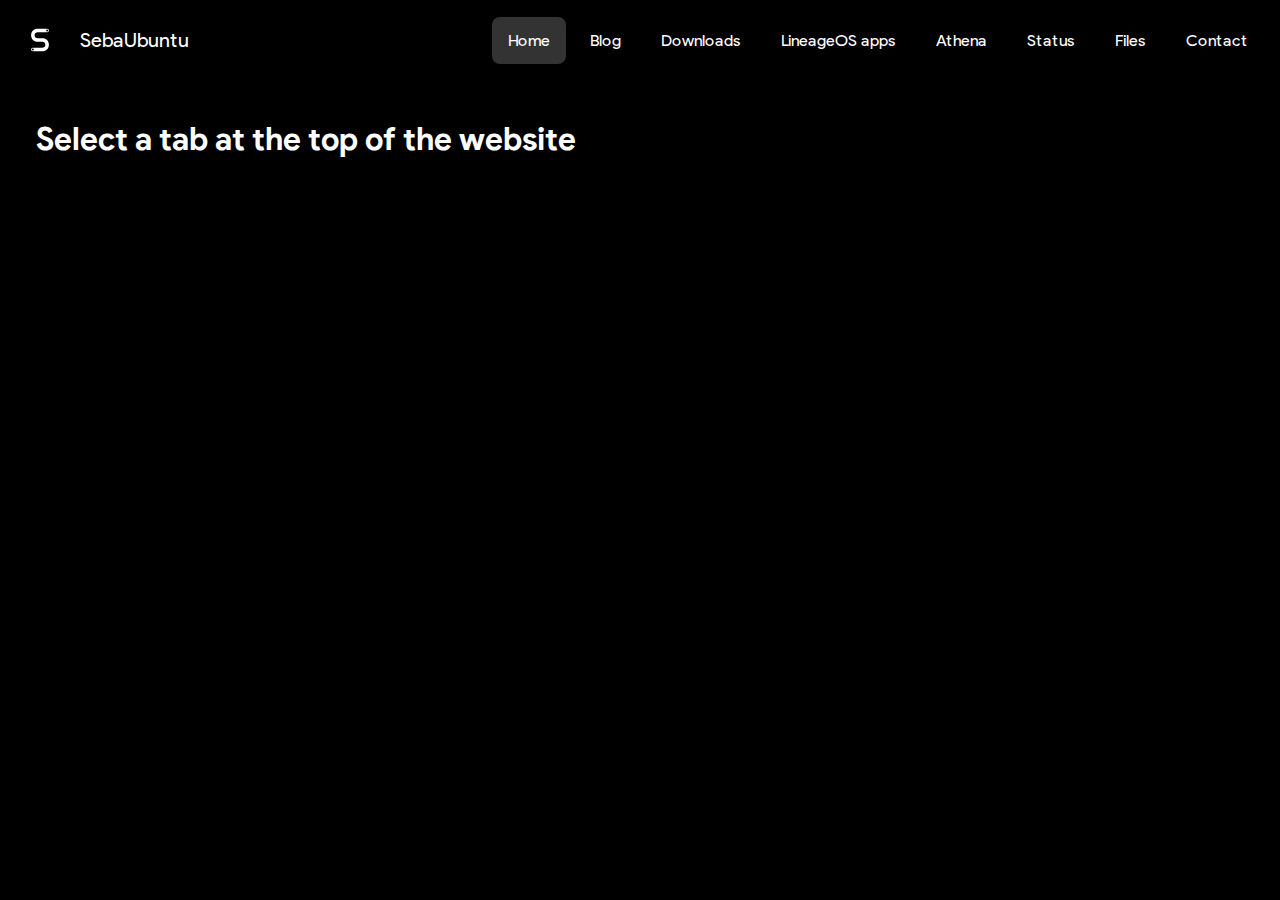
<file: index.html>
<!DOCTYPE html>
<!--
	SPDX-FileCopyrightText: 2024 Sebastiano Barezzi <seba@sebaubuntu.dev>
	SPDX-License-Identifier: MIT
-->
<html lang="en">
	<link rel="stylesheet" href="/assets/css/index.css"/>

	<head prefix="og: http://ogp.me/ns#">
		<meta charset="UTF-8">
		<meta name="viewport" content="width=device-width, initial-scale=1">
		<meta http-equiv="X-UA-Compatible" content="ie=edge" />

		<meta property="og:title" content="SebaUbuntu - Main page" />
		<meta property="og:description" content="Main page" />
		<meta property="og:image" content="/assets/logo.svg" />
		<meta property="og:url" content="https://sebaubuntu.dev/index.html" />

		<title>SebaUbuntu - Main page</title>
		<link rel="icon" type="image/svg+xml" href="/assets/logo.svg">
	</head>

	<body>
		<div id="topbar-container">
			<script src="/assets/topbar/main.js"></script>
		</div>
		<div id="main-page">
			<h1>Select a tab at the top of the website</h1>
		</div>
	</body>
</html>
</file>
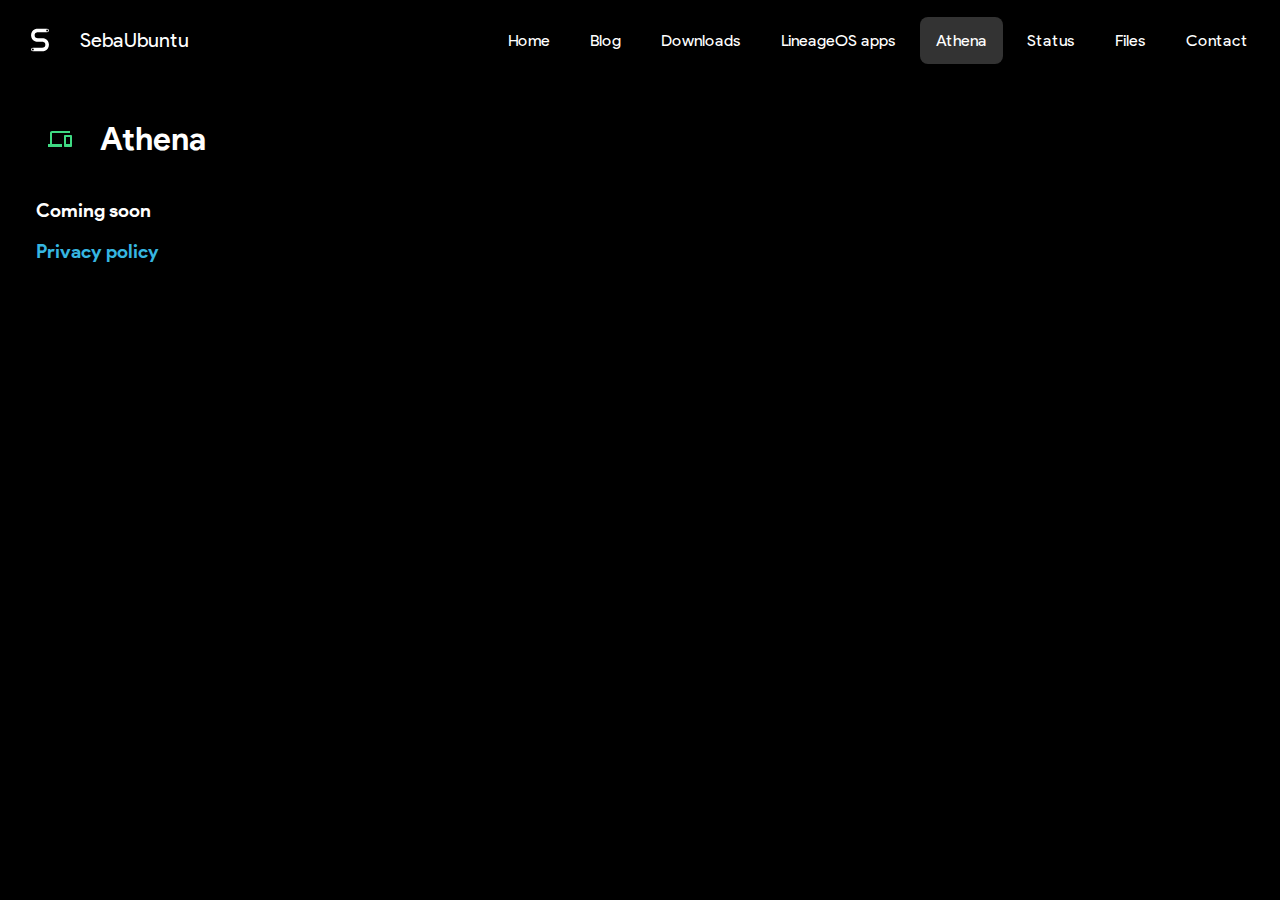
<file: athena.html>
<!DOCTYPE html>
<!--
	SPDX-FileCopyrightText: 2024 Sebastiano Barezzi <seba@sebaubuntu.dev>
	SPDX-License-Identifier: MIT
-->
<html lang="en">
	<link rel="stylesheet" href="/assets/css/athena.css"/>

	<head prefix="og: http://ogp.me/ns#">
		<meta charset="UTF-8">
		<meta name="viewport" content="width=device-width, initial-scale=1">
		<meta http-equiv="X-UA-Compatible" content="ie=edge" />

		<meta property="og:title" content="SebaUbuntu - Athena" />
		<meta property="og:description" content="Athena" />
		<meta property="og:image" content="/assets/logo.svg" />
		<meta property="og:url" content="https://sebaubuntu.dev/athena.html" />

		<title>SebaUbuntu - Athena</title>
		<link rel="icon" type="image/svg+xml" href="/assets/logo.svg">
	</head>

	<body>
		<div id="topbar-container">
			<script src="/assets/topbar/main.js"></script>
		</div>
		<div id="main-page">
            <div class="title-header">
                <img class="athena-logo" src="/assets/athena/logo.svg" alt="Athena">
                <h1>Athena</h1>
            </div>

            <h3>Coming soon</h3>

            <h3><a href="/athena/privacy_policy.html">Privacy policy</a></h3>
		</div>
	</body>
</html>
</file>
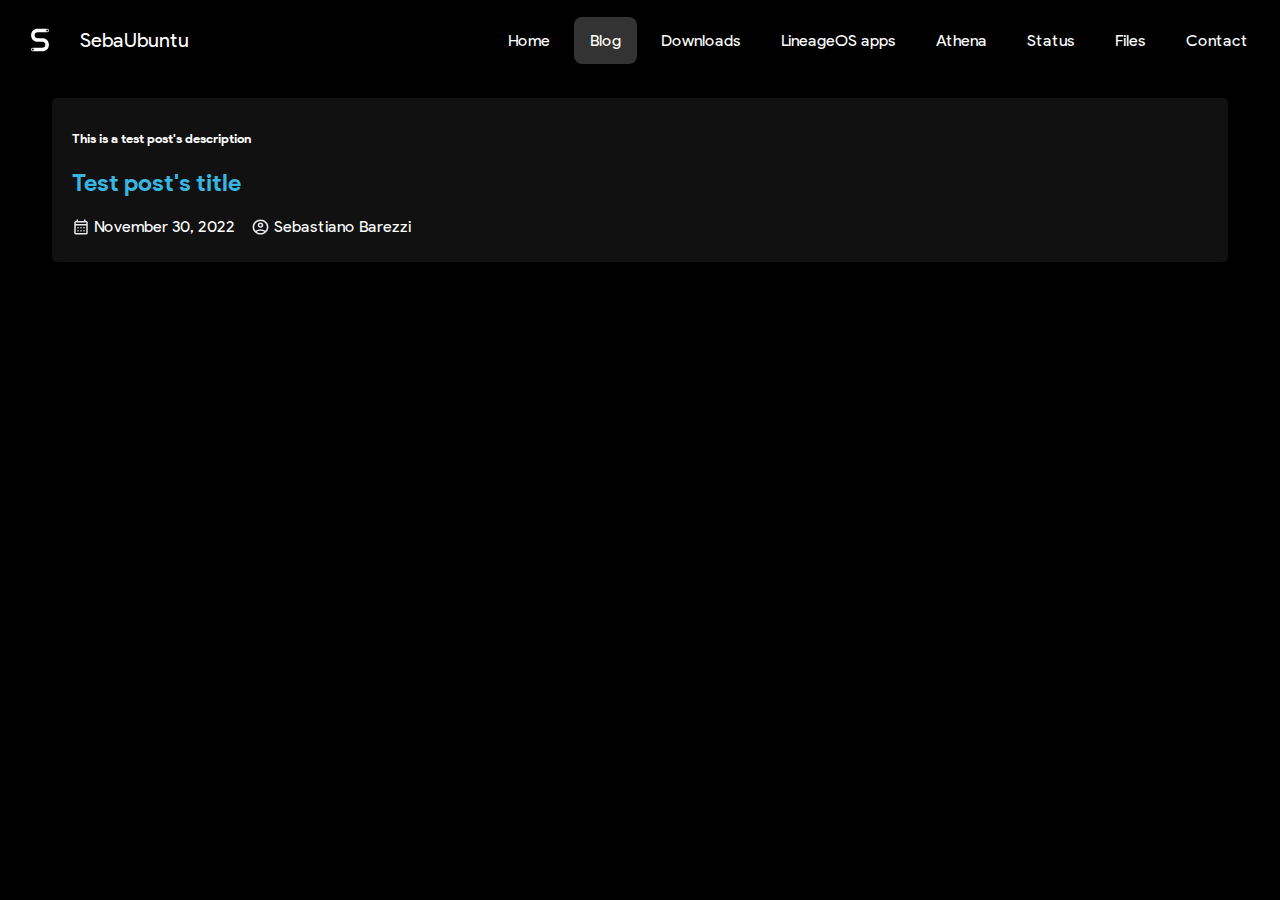
<file: blog.html>
<!DOCTYPE html>
<!--
	SPDX-FileCopyrightText: 2024 Sebastiano Barezzi <seba@sebaubuntu.dev>
	SPDX-License-Identifier: MIT
-->
<html lang="en">
	<link rel="stylesheet" href="/assets/css/blog.css"/>

	<head prefix="og: http://ogp.me/ns#">
		<meta charset="UTF-8">
		<meta name="viewport" content="width=device-width, initial-scale=1">
		<meta http-equiv="X-UA-Compatible" content="ie=edge" />

		<meta property="og:title" content="SebaUbuntu - Blog" />
		<meta property="og:description" content="Blog" />
		<meta property="og:image" content="/assets/logo.svg" />
		<meta property="og:url" content="https://sebaubuntu.dev/blog.html" />

		<title>SebaUbuntu - Blog</title>
		<link rel="icon" type="image/svg+xml" href="/assets/logo.svg">
	</head>

	<body>
		<div id="topbar-container">
			<script src="/assets/topbar/main.js"></script>
		</div>
		<div id="main-page">
            <h1>Loading...</h1>
		</div>
	</body>

    <script src="/assets/blog/main.js"></script>
</html>
</file>
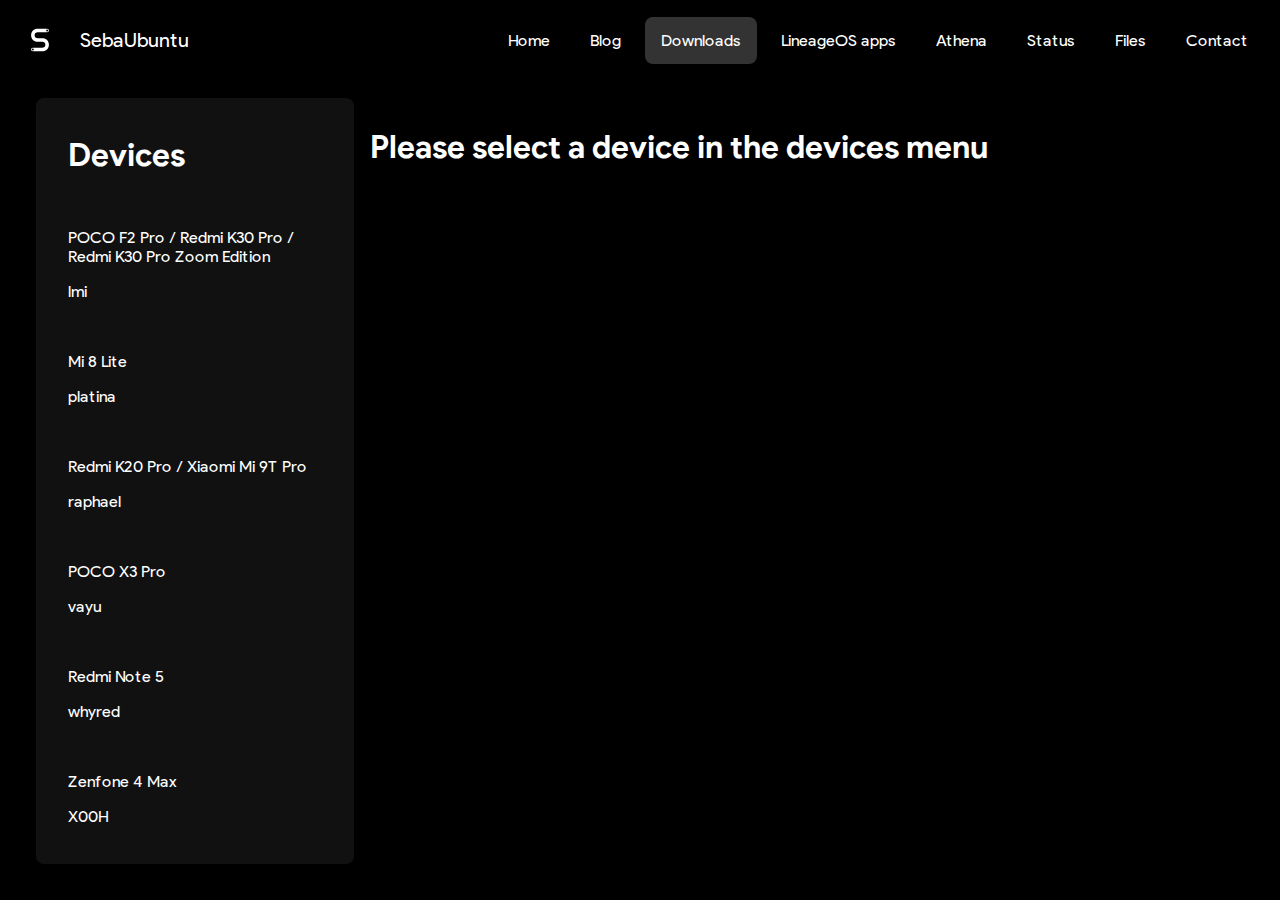
<file: downloads.html>
<!DOCTYPE html>
<!--
	SPDX-FileCopyrightText: 2024 Sebastiano Barezzi <seba@sebaubuntu.dev>
	SPDX-License-Identifier: MIT
-->
<html lang="en">
	<link rel="stylesheet" href="/assets/css/downloads.css"/>

	<head prefix="og: http://ogp.me/ns#">
		<meta charset="UTF-8">
		<meta name="viewport" content="width=device-width, initial-scale=1">
		<meta http-equiv="X-UA-Compatible" content="ie=edge" />

		<meta property="og:title" content="SebaUbuntu - Downloads" />
		<meta property="og:description" content="Downloads" />
		<meta property="og:image" content="/assets/logo.svg" />
		<meta property="og:url" content="https://sebaubuntu.dev/downloads.html" />

		<title>SebaUbuntu - Downloads</title>
		<link rel="icon" type="image/svg+xml" href="/assets/logo.svg">
	</head>

	<body>
		<div id="topbar-container">
			<script src="/assets/topbar/main.js"></script>
		</div>
		<div id="main-page">
			<div id="devices-list">
				<h1>Devices</h1>
				<h2>Loading...</h2>
			</div>
			<div id="device-tab">
				<div id="device-image-tab"></div>
				<div id="device-info-tab">
					<h1>Please select a device in the devices menu</h1>
				</div>
			</div>
		</div>
	</body>
	<script src="/assets/downloads/main.js"></script>
</html>
</file>
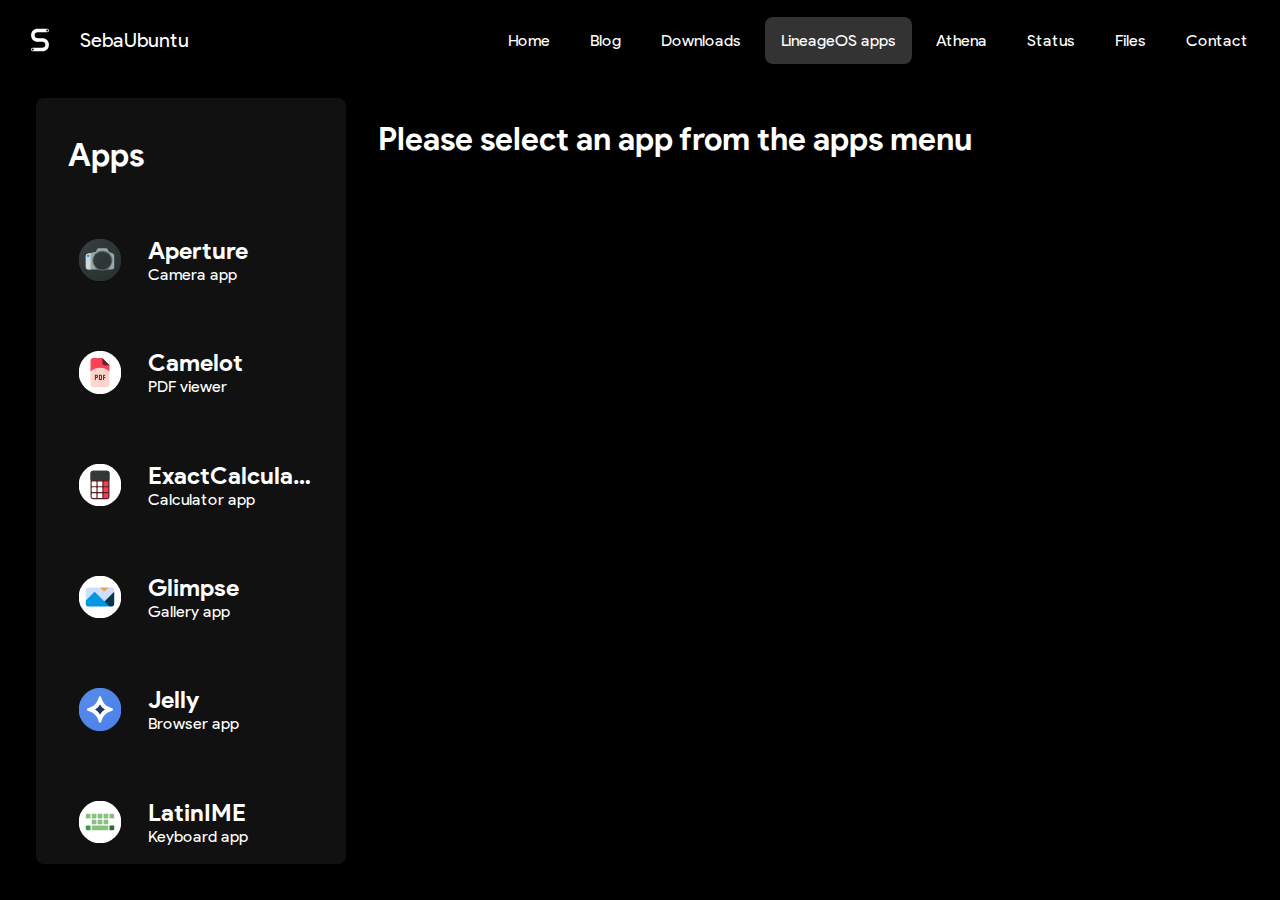
<file: lineageapps.html>
<!DOCTYPE html>
<!--
	SPDX-FileCopyrightText: 2024 Sebastiano Barezzi <seba@sebaubuntu.dev>
	SPDX-License-Identifier: MIT
-->
<html lang="en">
	<link rel="stylesheet" href="/assets/css/lineageapps.css"/>

	<head prefix="og: http://ogp.me/ns#">
		<meta charset="UTF-8">
		<meta name="viewport" content="width=device-width, initial-scale=1">
		<meta http-equiv="X-UA-Compatible" content="ie=edge" />

		<meta property="og:title" content="SebaUbuntu - LineageOS apps" />
		<meta property="og:description" content="LineageOS apps" />
		<meta property="og:image" content="/assets/logo.svg" />
		<meta property="og:url" content="https://sebaubuntu.dev/lineageapps.html" />

		<title>SebaUbuntu - LineageOS apps</title>
		<link rel="icon" type="image/svg+xml" href="/assets/logo.svg">
	</head>

	<body>
		<div id="topbar-container">
			<script src="/assets/topbar/main.js"></script>
		</div>
		<div id="main-page">
			<div id="apps-list">
				<h1>Apps</h1>
				<h2>Loading...</h2>
			</div>
			<div id="app-builds">
				<h1>Please select an app from the apps menu</h1>
			</div>
		</div>
	</body>

	<script type="module" src="/assets/lineageapps/main.js"></script>
</html>
</file>
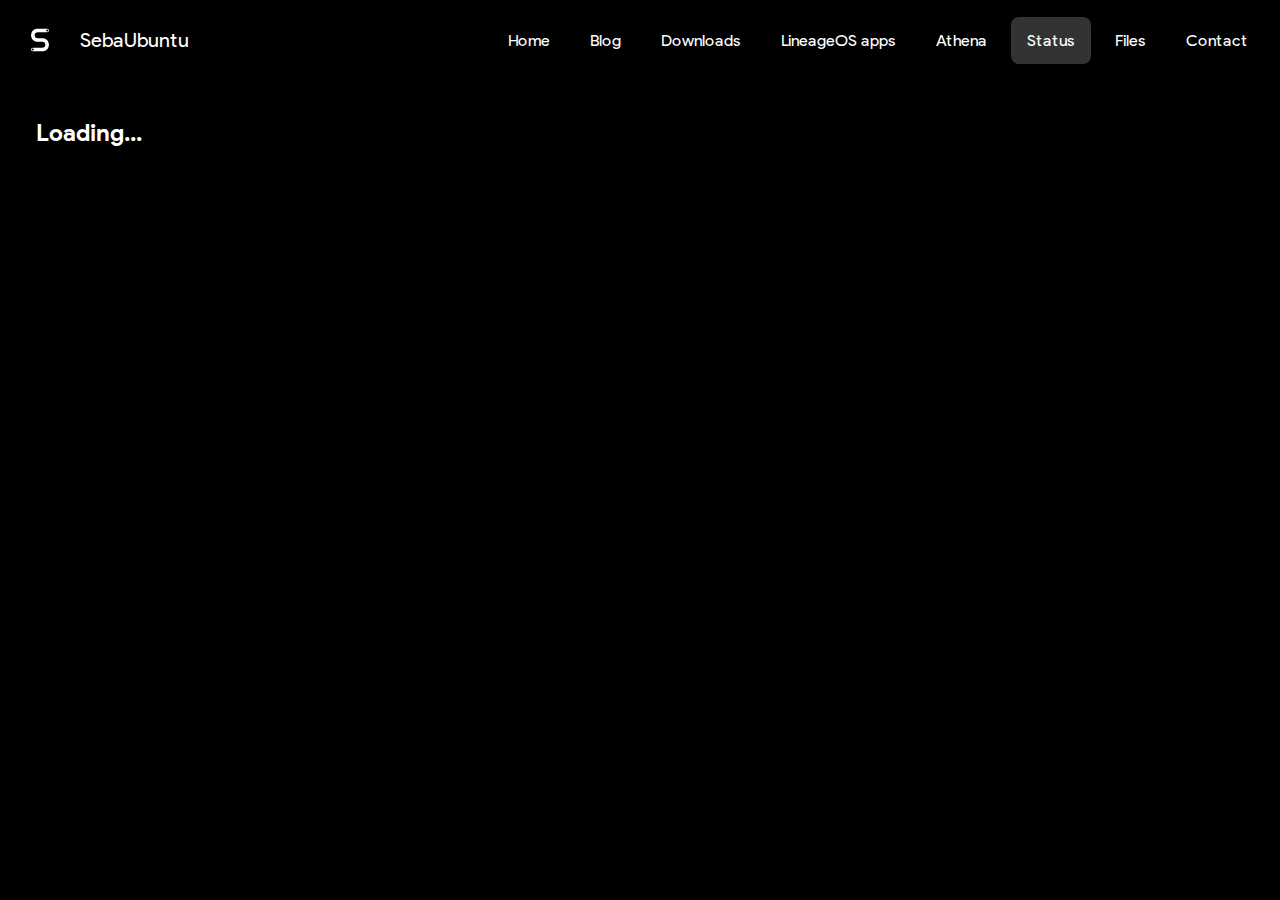
<file: status.html>
<!DOCTYPE html>
<!--
	SPDX-FileCopyrightText: 2024 Sebastiano Barezzi <seba@sebaubuntu.dev>
	SPDX-License-Identifier: MIT
-->
<html lang="en">
	<link rel="stylesheet" href="/assets/css/status.css"/>

	<head prefix="og: http://ogp.me/ns#">
		<meta charset="UTF-8">
		<meta name="viewport" content="width=device-width, initial-scale=1">
		<meta http-equiv="X-UA-Compatible" content="ie=edge" />

		<meta property="og:title" content="SebaUbuntu - Status" />
		<meta property="og:description" content="Status" />
		<meta property="og:image" content="/assets/logo.svg" />
		<meta property="og:url" content="https://sebaubuntu.dev/status.html" />

		<title>SebaUbuntu - Status</title>
		<link rel="icon" type="image/svg+xml" href="/assets/logo.svg">
	</head>

	<body>
		<div id="topbar-container">
			<script src="/assets/topbar/main.js"></script>
		</div>
		<div id="main-page">
			<h2>Loading...</h2>
		</div>

		<script type="module" src="/assets/status/main.js"></script>
	</body>
</html>
</file>
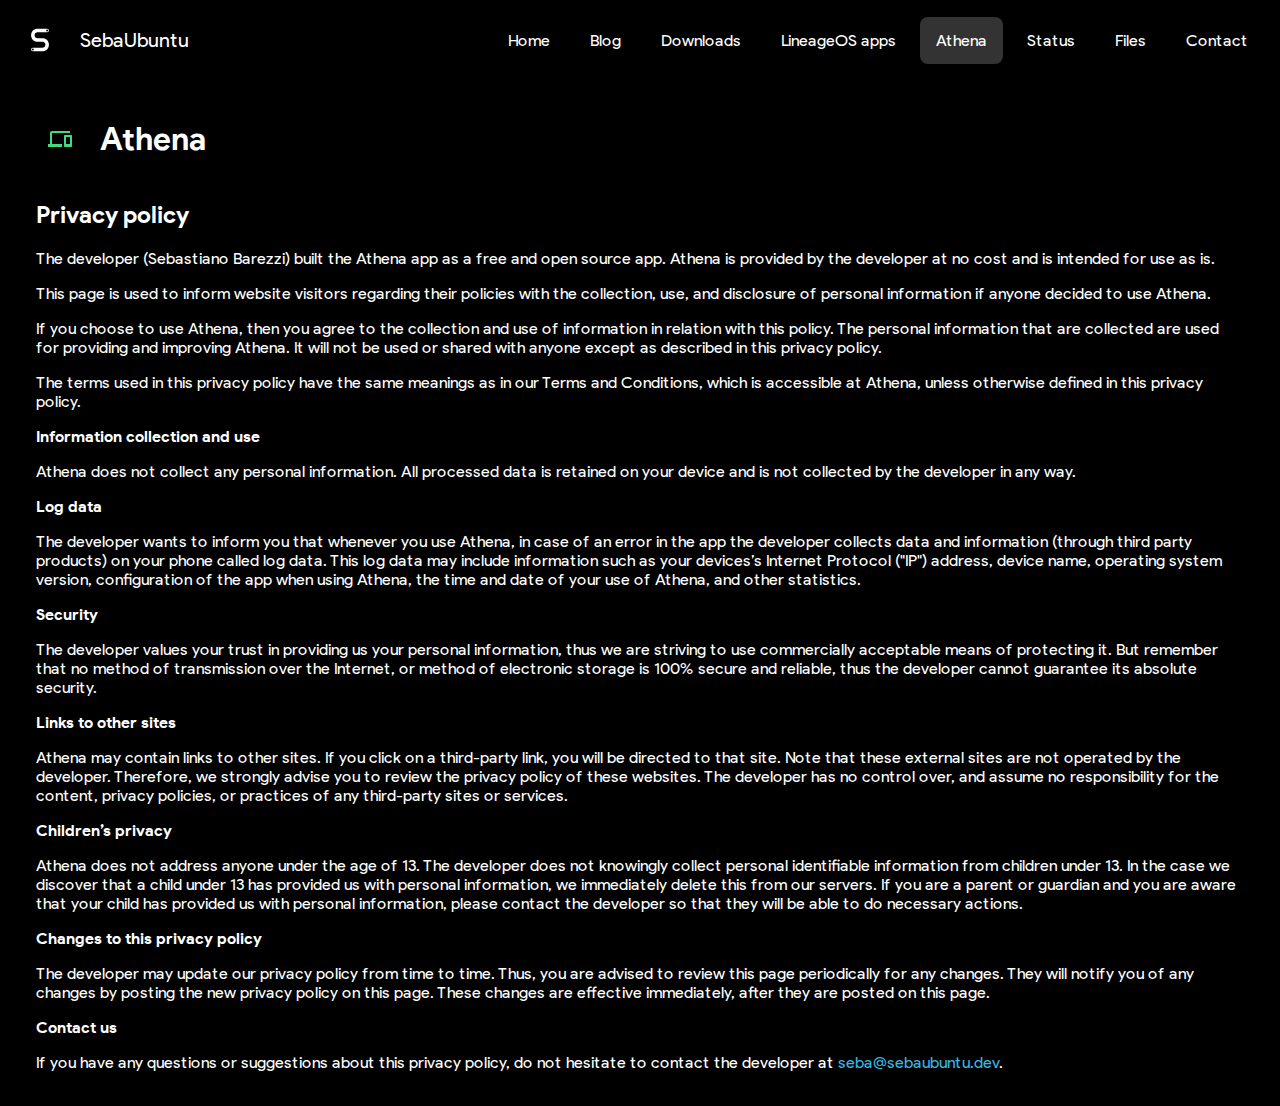
<file: athena/privacy_policy.html>
<!DOCTYPE html>
<!--
	SPDX-FileCopyrightText: 2024 Sebastiano Barezzi <seba@sebaubuntu.dev>
	SPDX-License-Identifier: MIT
-->
<html lang="en">
	<link rel="stylesheet" href="/assets/css/athena/privacy_policy.css" />

	<head prefix="og: http://ogp.me/ns#">
		<meta charset="UTF-8">
		<meta name="viewport" content="width=device-width, initial-scale=1">
		<meta http-equiv="X-UA-Compatible" content="ie=edge" />

		<meta property="og:title" content="SebaUbuntu - Athena - Privacy policy" />
		<meta property="og:description" content="Athena - Privacy policy" />
		<meta property="og:image" content="/assets/logo.svg" />
		<meta property="og:url" content="https://sebaubuntu.dev/athena/privacy_policy.html" />

		<title>SebaUbuntu - Athena - Privacy policy</title>
		<link rel="icon" type="image/svg+xml" href="/assets/logo.svg">
	</head>

	<body>
		<div id="topbar-container">
			<script src="/assets/topbar/main.js"></script>
		</div>
		<div id="main-page">
			<div id="inner-container">
				<div class="title-header">
					<img class="athena-logo" src="/assets/athena/logo.svg" alt="Athena">
					<h1>Athena</h1>
				</div>

				<h2>Privacy policy</h2>
				<p>
					The developer (Sebastiano Barezzi) built the Athena app as a
					free and open source app. Athena is provided by the developer at no cost and is
					intended for use as is.
				</p>
				<p>
					This page is used to inform website visitors regarding their policies with the
					collection, use, and disclosure of personal information if anyone decided to use
					Athena.
				</p>
				<p>
					If you choose to use Athena, then you agree to the collection and use of
					information in relation with this policy. The personal information that are
					collected are used for providing and improving Athena. It will not be used or
					shared with anyone except as described in this privacy policy.
				</p>
				<p>
					The terms used in this privacy policy have the same meanings as in our Terms and
					Conditions, which is accessible at Athena, unless otherwise defined in this
					privacy policy.
				</p>
	
				<p><strong>Information collection and use</strong></p>
				<p>
					Athena does not collect any personal information.
					All processed data is retained on your device and is not collected by the
					developer in any way.
				</p>
	
				<p><strong>Log data</strong></p>
				<p>
					The developer wants to inform you that whenever you use Athena, in case of an
					error in the app the developer collects data and information (through third
					party products) on your phone called log data. This log data may include
					information such as your devices’s Internet Protocol ("IP") address, device
					name, operating system version, configuration of the app when using Athena, the
					time and date of your use of Athena, and other statistics.
				</p>
	
				<p><strong>Security</strong></p>
				<p>
					The developer values your trust in providing us your personal information, thus
					we are striving to use commercially acceptable means of protecting it. But
					remember that no method of transmission over the Internet, or method of
					electronic storage is 100% secure and reliable, thus the developer cannot
					guarantee its absolute security.
				</p>
	
				<p><strong>Links to other sites</strong></p>
				<p>
					Athena may contain links to other sites. If you click on a third-party link, you
					will be directed to that site. Note that these external sites are not operated
					by the developer. Therefore, we strongly advise you to review the privacy policy
					of these websites. The developer has no control over, and assume no
					responsibility for the content, privacy policies, or practices of any
					third-party sites or services.
				</p>
	
				<p><strong>Children’s privacy</strong></p>
				<p>
					Athena does not address anyone under the age of 13. The developer does not
					knowingly collect personal identifiable information from children under 13. In
					the case we discover that a child under 13 has provided us with personal
					information, we immediately delete this from our servers. If you are a parent or
					guardian and you are aware that your child has provided us with personal
					information, please contact the developer so that they will be able to do
					necessary actions.
				</p>
	
				<p><strong>Changes to this privacy policy</strong></p>
				<p>
					The developer may update our privacy policy from time to time. Thus, you are
					advised to review this page periodically for any changes. They will notify you
					of any changes by posting the new privacy policy on this page. These changes are
					effective immediately, after they are posted on this page.
				</p>
	
				<p><strong>Contact us</strong></p>
				<p>
					If you have any questions or suggestions about this privacy policy, do not
					hesitate to contact the developer at
					<a href="mailto:seba@sebaubuntu.dev">seba@sebaubuntu.dev</a>.
				</p>
			</div>
		</div>
	</body>
</html>
</file>
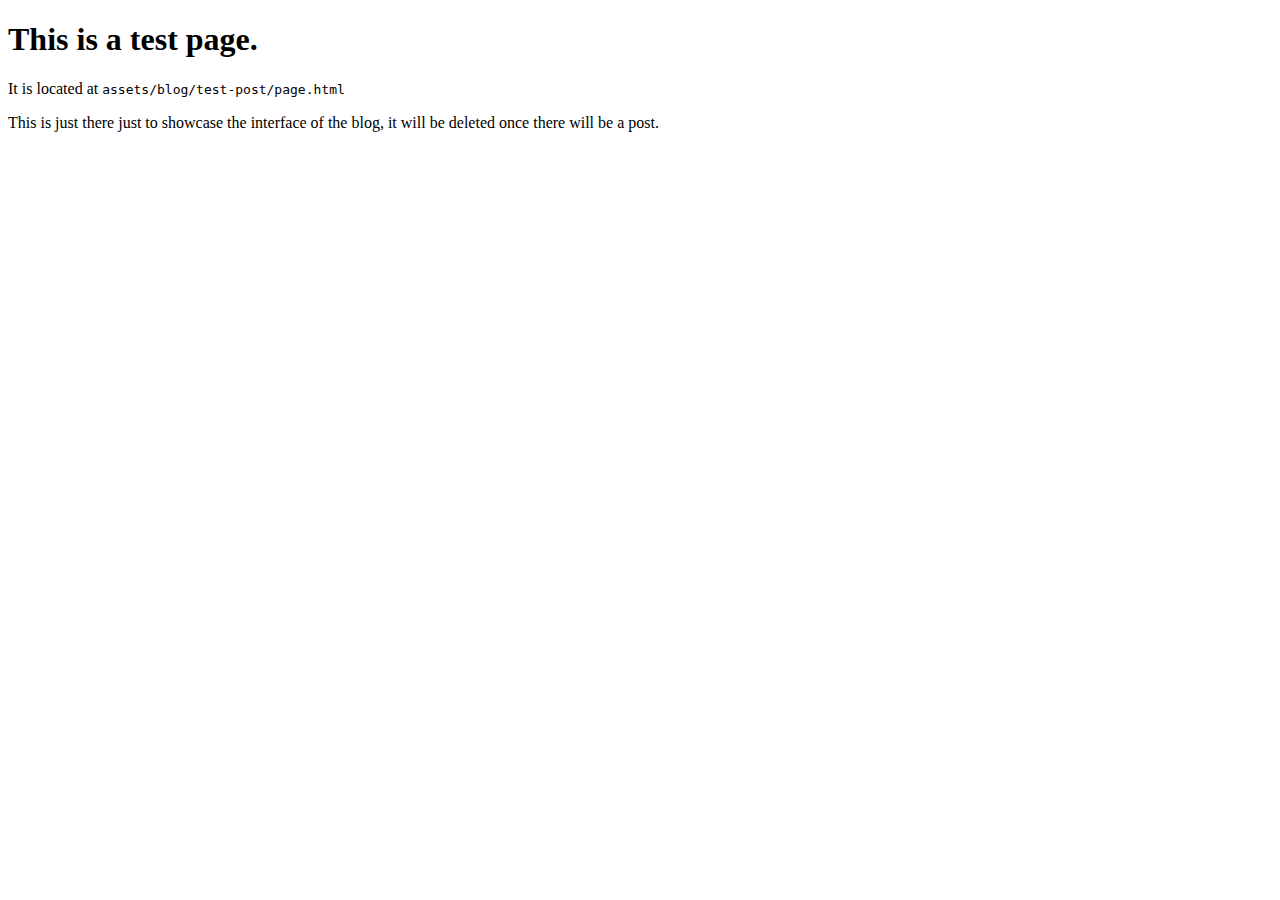
<file: assets/blog/pages/test-post.html>
<!DOCTYPE html>
<!--
	SPDX-FileCopyrightText: 2024 Sebastiano Barezzi <seba@sebaubuntu.dev>
	SPDX-License-Identifier: MIT
-->
<h1>This is a test page.</h1>
<p>It is located at <code>assets/blog/test-post/page.html</code></p>
<p>This is just there just to showcase the interface of the blog, it will be deleted once there will be a post.</p>
</file>
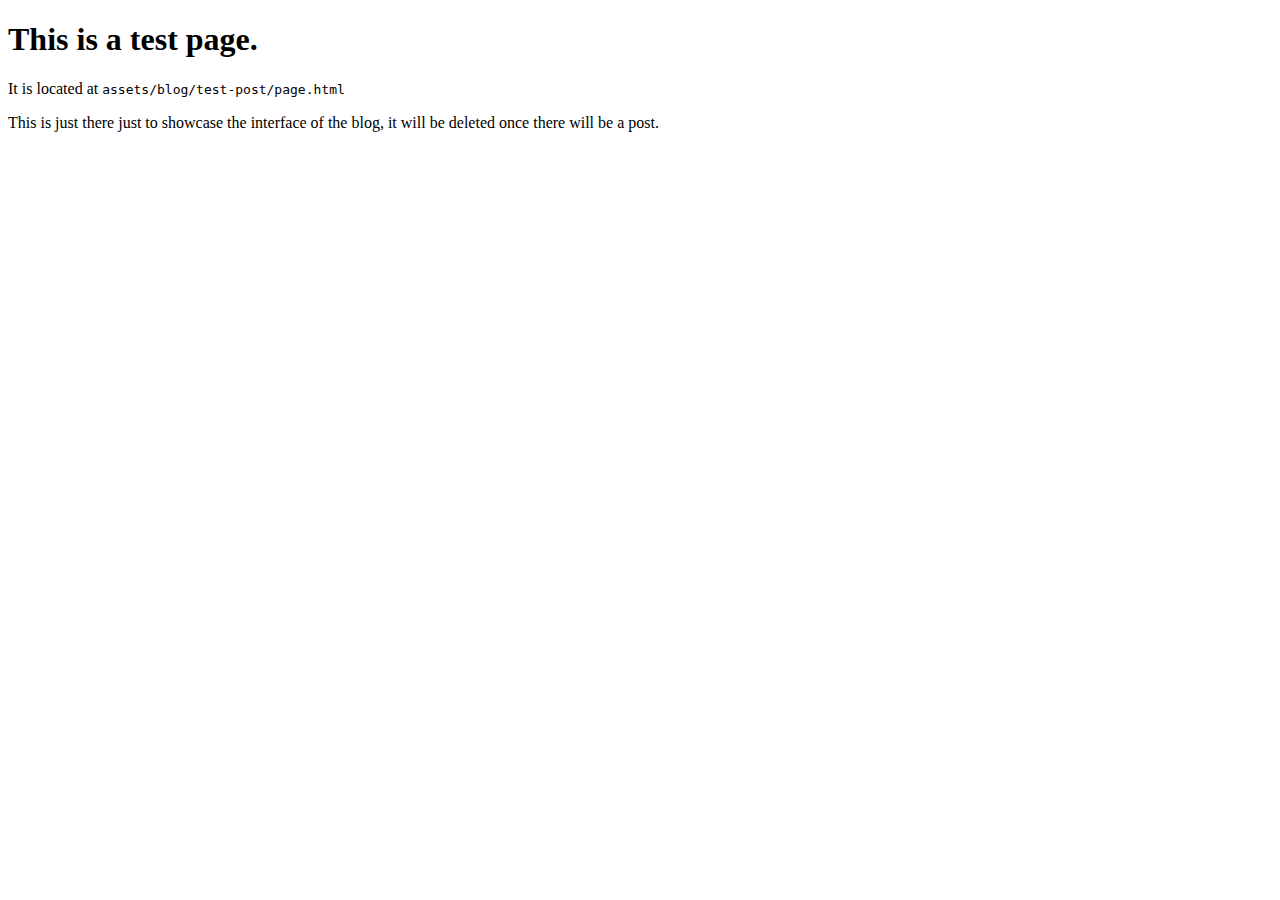
<file: assets/blog/posts/test-post.html>
<!DOCTYPE html>
<!--
    SPDX-FileCopyrightText: Sebastiano Barezzi <seba@sebaubuntu.dev>
    SPDX-License-Identifier: MIT
-->
<h1>This is a test page.</h1>
<p>It is located at <code>assets/blog/test-post/page.html</code></p>
<p>This is just there just to showcase the interface of the blog, it will be deleted once there will be a post.</p>
</file>
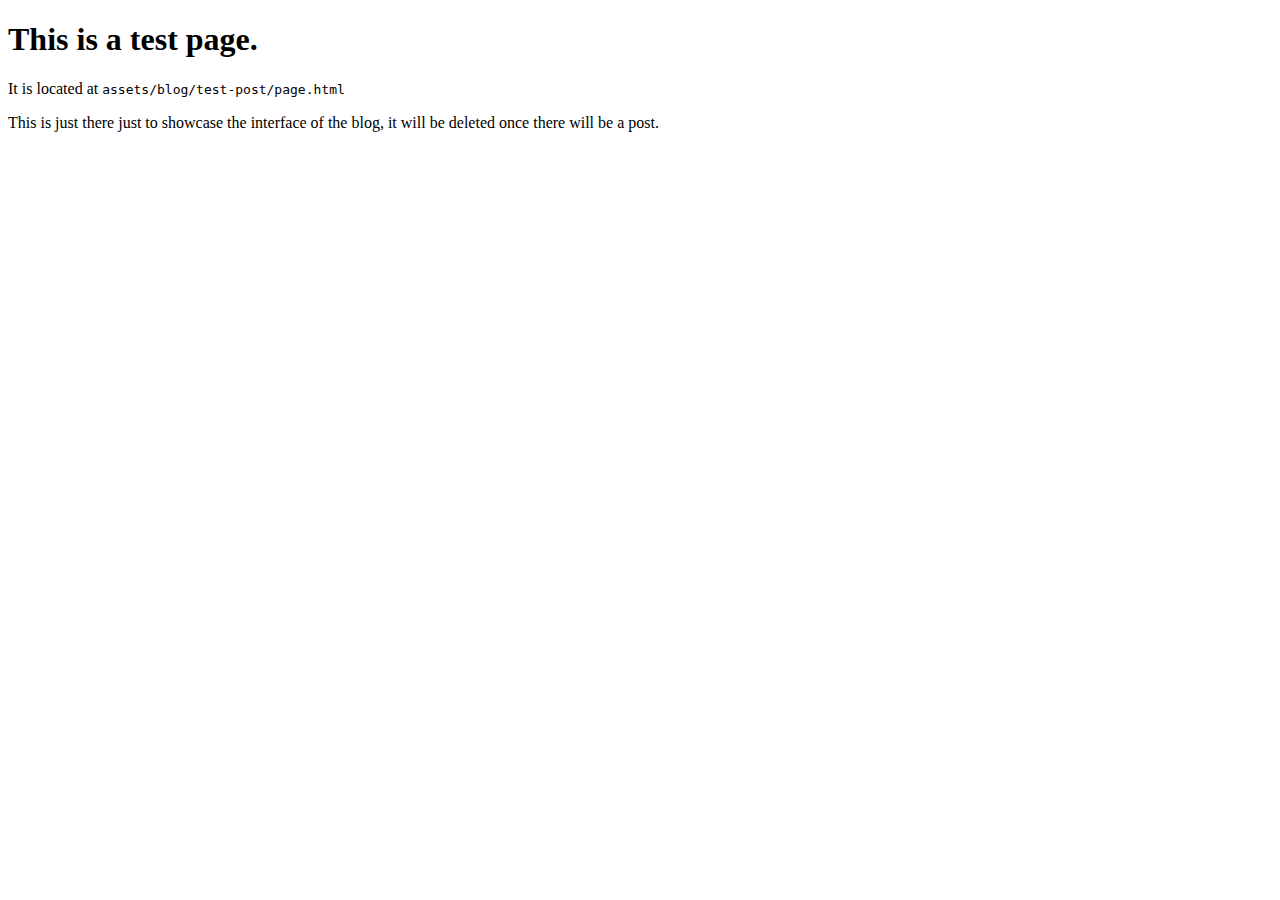
<file: assets/blog/test-post/page.html>
<!DOCTYPE html>
<h1>This is a test page.</h1>
<p>It is located at <code>assets/blog/test-post/page.html</code></p>
<p>This is just there just to showcase the interface of the blog, it will be deleted once there will be a post.</p>
</file>
<file: assets/css/index.css>
/**
 * SPDX-FileCopyrightText: 2024 Sebastiano Barezzi <seba@sebaubuntu.dev>
 * SPDX-License-Identifier: MIT
 */

@import url("common.css");
</file>
<file: assets/css/athena.css>
/**
 * SPDX-FileCopyrightText: 2024 Sebastiano Barezzi <seba@sebaubuntu.dev>
 * SPDX-License-Identifier: MIT
 */

@import url("common.css");

.title-header {
    align-items: center;
    display: flex;
}

.athena-logo {
    width: 48px;
    margin: 0px 16px 0px 0px;
}
</file>
<file: assets/css/blog.css>
/**
 * SPDX-FileCopyrightText: 2024 Sebastiano Barezzi <seba@sebaubuntu.dev>
 * SPDX-License-Identifier: MIT
 */

@import url("common.css");

/* Posts list */
.post-card {
	background-color: #111111;
	border-radius: 5px;
	padding: 10px 20px;
	margin: 0px 16px;
}

.post-card-info {
	display: flex;
	align-items: center;
}

.post-card-info > a {
	margin: 0 16px 0 4px;
}

.post-card-info > img {
	display: inline-block;
	vertical-align: top;
	font-size: 1.375rem;
	fill: white;
	height: 1.15rem;
	width: auto;
	box-sizing: border-box;
}

/* Post viewer */
#post-header {
	background-color: #111111;
	border-radius: 5px;
	padding: 10px 20px;
}

#post-content {
	padding: 10px 20px;
}
</file>
<file: assets/css/downloads.css>
/**
 * SPDX-FileCopyrightText: 2024 Sebastiano Barezzi <seba@sebaubuntu.dev>
 * SPDX-License-Identifier: MIT
 */

@import url("common.css");

#main-page {
	display: flex;
}

#main-page > div {
	box-sizing: border-box;
	display: inline-block;
	overflow: auto;
}

#devices-list {
	background-color: #111111;
	border-radius: 8px;
	flex: 1;
	padding: 0px 16px;
	vertical-align: top;
}

#device-tab {
	flex: 3;
	height: 100%;
	padding: 8px 16px;
}

#devices-list > h1 {
	/* Add padding for the title */
	padding: 16px;
}

#devices-list div {
	cursor: pointer;
}

#devices-list div p {
	padding: 0px 16px;
}

#devices-list .device-not-active:hover {
	background-color: #222222;
}

#devices-list .device-active {
	background-color: #333333;
}

#device-tab > div {
	height: 100%;
}

#device-info-tab {
	float: left;
	width: 75%;
}

#device-image-tab {
	float: right;
	width: 25%;
	margin: 0;
}

#device-image-tab > img {
	max-width: 100%;
	max-height: 100%;
}

@media (max-width:700px) {
	/* 
	 * On mobile, we put devices list in upper part 
	 * of the screen, and the infos on the bottom
	*/

	#main-page {
		display: block;
	}

	#main-page > div {
		flex: none;
		width: 100%;
	}

	#devices-list {
		height: 50%;
	}

	#device-tab {
		height: auto;
	}

	#device-tab > div {
		float: none;
		height: auto;
		width: 100%;
	}

	#device-image-tab {
		margin: 20px 0px;
		text-align: center;
	}
}
</file>
<file: assets/css/lineageapps.css>
/**
 * SPDX-FileCopyrightText: 2024 Sebastiano Barezzi <seba@sebaubuntu.dev>
 * SPDX-License-Identifier: MIT
 */

@import url("common.css");

#main-page {
	display: flex;
}

#main-page > div {
	box-sizing: border-box;
	display: inline-block;
	overflow: auto;
}

#apps-list {
	background-color: #111111;
	border-radius: 8px;
	flex: 1;
	padding: 0px 16px;
	vertical-align: top;
}

#apps-list > h1 {
	/* Add padding for the title */
	padding: 16px;
}

/* App button */
.app-button {
	border-radius: 8px;
	cursor: pointer;
	display: flex;
	margin: 16px 0px;
	padding: 16px 0px;
}

.app-button * {
	/* Cut text */
	overflow: hidden;
	white-space: nowrap;
	text-overflow: ellipsis;
}

.app-button:not(.selected):hover {
	background-color: #222222;
}

.app-button.selected {
	background-color: #333333;
}

.app-button > .image {
	margin: 0px 16px;
}

.app-button > .info {
	align-self: center;
	flex-grow: 1;
	margin-right: 16px;
	width: 100%;
}

.app-button > .info > .name,
.app-button > .info > .description {
	margin: 0px;
}

/* App builds tab */
#app-builds {
	flex: 3;
	height: 100%;
	padding: 0px 32px;
}

/* App header */
.app-header {
	align-items: center;
	display: flex;
	flex-direction: row;
	flex-wrap: wrap;
	justify-content: space-between;
}

.app-header .material-icons {
	margin-left: 8px;
	margin-right: 8px;
}

.app-header div,
.app-header > .links > .repo-link {
	align-items: center;
	display: flex;
	flex-direction: row;
}

.app-header > .info > .icon {
	width: 96px;
}

.app-header > .info > .name {
	margin-left: 8px;
	margin-right: 16px;
}

.app-header > .links {
	flex-wrap: wrap;
	margin-bottom: 8px;
	margin-left: 8px;
	margin-top: 8px;
}

.app-header > .links > .repo-link {
	margin-left: 8px;
}

/* Build button */
.build-entry {
	background-color: #111111;
	border-radius: 8px;
	display: flex;
	flex-direction: column;
	margin: 16px 0px;
	padding: 32px 0px;
}

.build-entry > * {
	margin-left: 32px;
	margin-right: 32px;
}

.build-entry > .description {
	margin-top: 0px;
	margin-bottom: 0px;
}

.build-entry > .author,
.build-entry > .branch,
.build-entry > .date {
	/* Cut text */
	overflow: hidden;
	white-space: nowrap;
	text-overflow: ellipsis;
}

@media (max-width:700px) {
	/* 
	 * On mobile, we put apps list in upper part 
	 * of the screen, and the infos on the bottom
	*/

	#main-page {
		display: block;
	}

	#main-page > div {
		flex: none;
		width: 100%;
	}

	#apps-list {
		height: 50%;
	}

	#app-builds {
		height: auto;
		margin-top: 16px;
		width: 100%;
		padding: 0px;
	}

	.build-entry {
		float: none;
		height: auto;
		width: 100%;
	}
}
</file>
<file: assets/css/status.css>
/**
 * SPDX-FileCopyrightText: 2024 Sebastiano Barezzi <seba@sebaubuntu.dev>
 * SPDX-License-Identifier: MIT
 */

@import url("common.css");

/* Information dashboard */
.information-dashboard {
	align-items: flex-start;
	border-radius: 16px;
	display: flex;
	flex-direction: row;
	justify-content: flex-start;
	padding: 20px;
	flex-wrap: wrap;
}

/* Information tab */
.information-tab {
	background-color: #111111;
	border-radius: 16px;
	display: flex;
	flex-direction: column;
	margin: 16px;
	padding: 16px;
}

.information-tab > * {
	margin-bottom: 8px;
	margin-left: 16px;
	margin-right: 16px;
	margin-top: 8px;
}
</file>
<file: assets/css/athena/privacy_policy.css>
/**
 * SPDX-FileCopyrightText: 2024 Sebastiano Barezzi <seba@sebaubuntu.dev>
 * SPDX-License-Identifier: MIT
 */

@import url("../athena.css");

#inner-container {
    padding-bottom: 18px;
}
</file>
